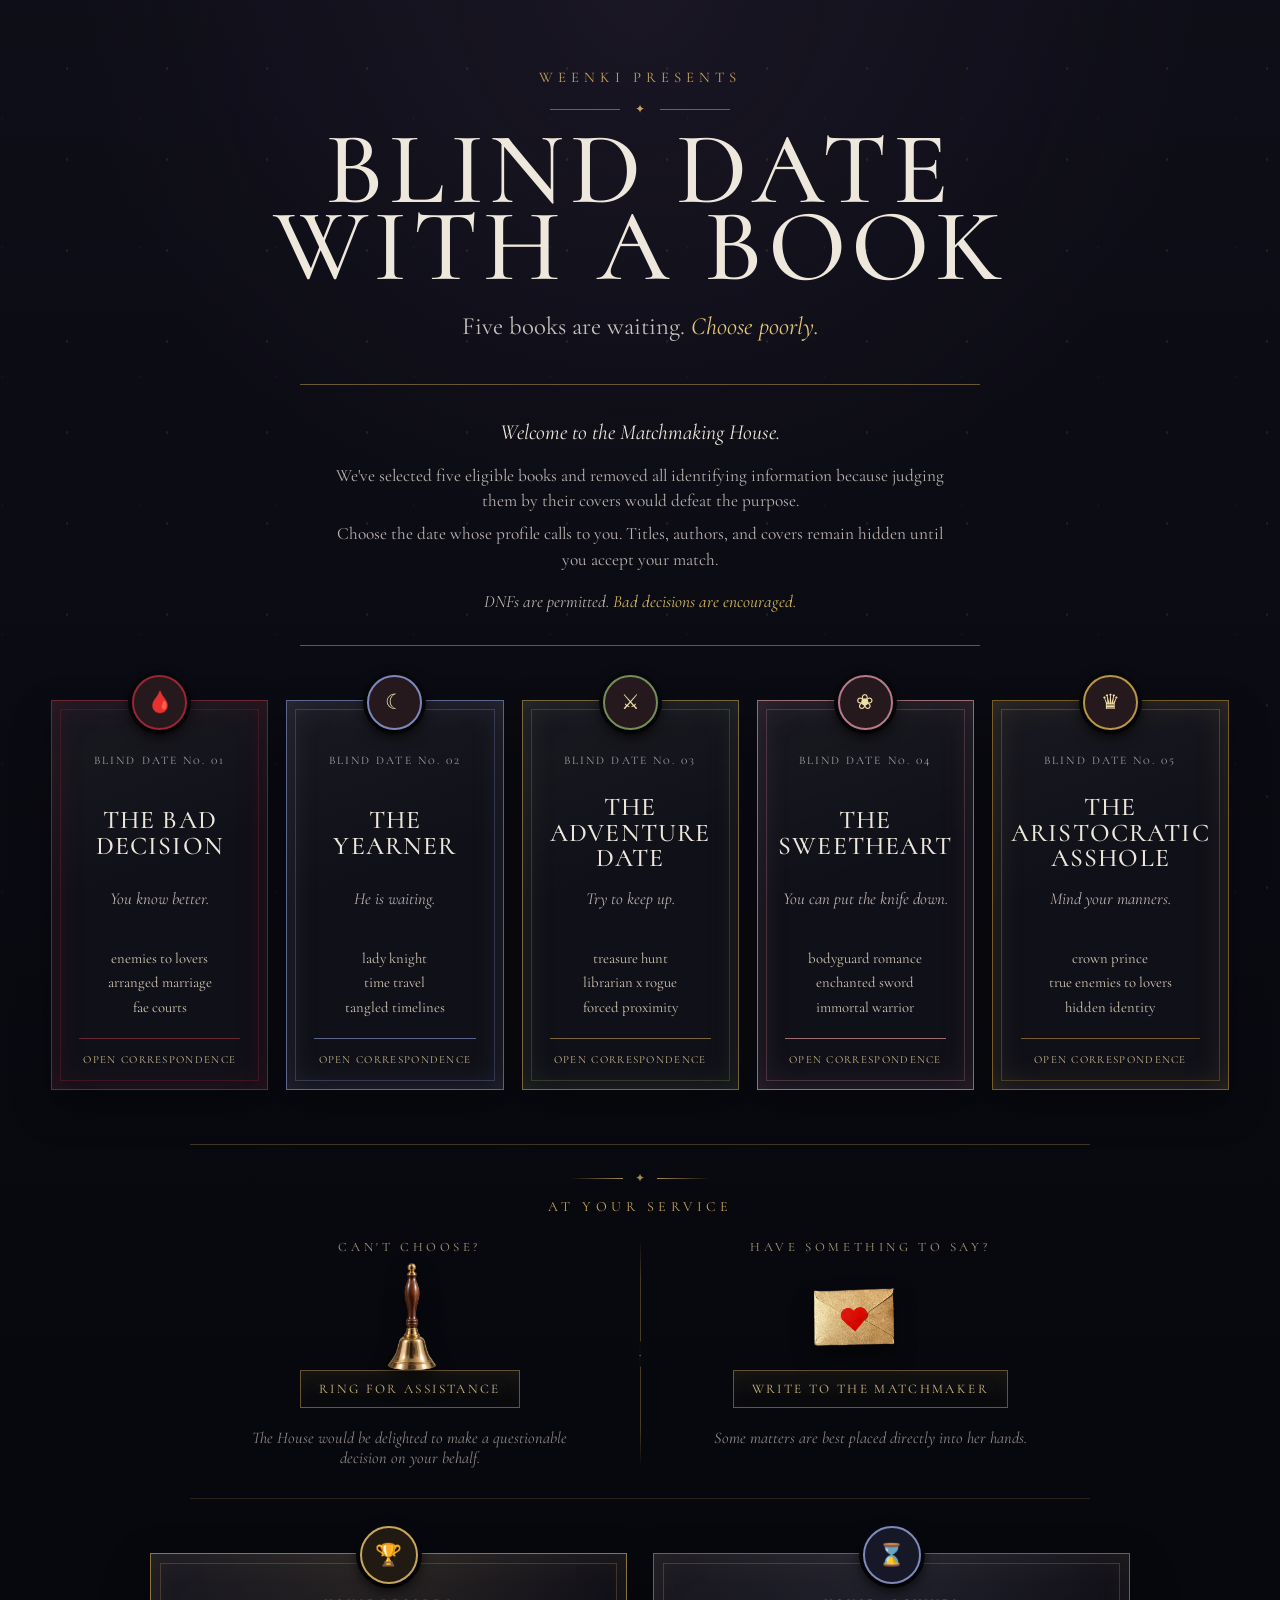
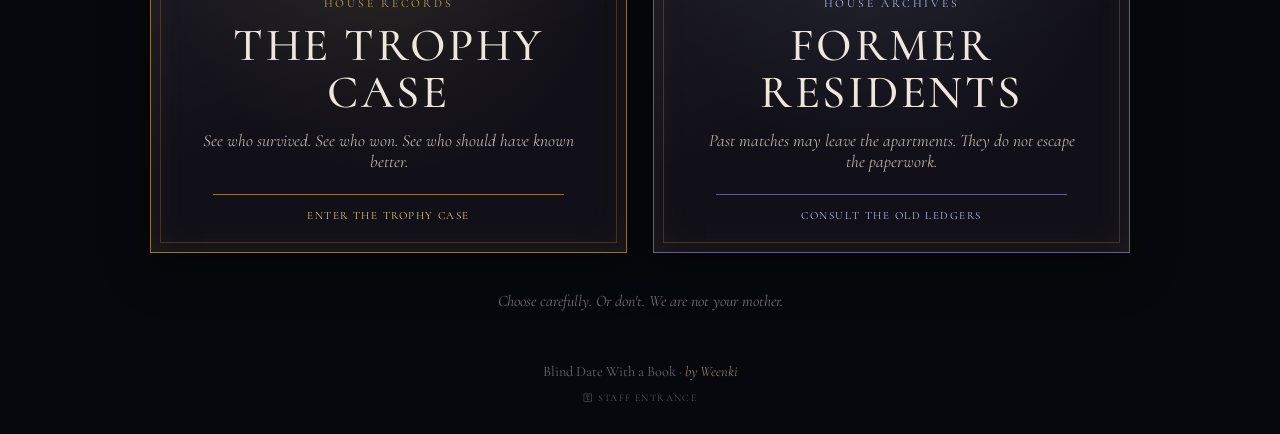
<file: index.html>
<!doctype html><html lang="en"><head><meta charset="utf-8"><meta name="viewport" content="width=device-width,initial-scale=1"><title>Blind Date With a Book · by Weenki</title><link rel="preconnect" href="https://fonts.googleapis.com"><link rel="preconnect" href="https://fonts.gstatic.com" crossorigin><link href="https://fonts.googleapis.com/css2?family=Cormorant+Garamond:ital,wght@0,400;0,500;0,600;1,400;1,500&family=Cormorant+SC:wght@400;500;600;700&display=swap" rel="stylesheet"><link rel="stylesheet" href="style.css?v=whole-word-titles-3"></head><body><div class="stars"></div><main class="house"><header class="hero"><p class="eyebrow">WEENKI PRESENTS</p><div class="ornament"><span></span>✦<span></span></div><h1>BLIND DATE<br>WITH A BOOK</h1><p class="tagline">Five books are waiting. <em>Choose poorly.</em></p></header><section class="invitation"><p class="welcome">Welcome to the Matchmaking House.</p><p>We've selected five eligible books and removed all identifying information because judging them by their covers would defeat the purpose.</p><p>Choose the date whose profile calls to you. Titles, authors, and covers remain hidden until you accept your match.</p><p class="rules">DNFs are permitted. <span>Bad decisions are encouraged.</span></p></section><section class="dates">
<a class="date bad" href="bad-decision/"><span class="seal">🩸</span><span class="number">BLIND DATE No. 01</span><strong>THE BAD<br>DECISION</strong><em>You know better.</em><span class="date-tropes" aria-label="Featured tropes"><span>enemies to lovers</span><span>arranged marriage</span><span>fae courts</span></span><span class="enter">OPEN CORRESPONDENCE</span></a>
<a class="date yearner" href="yearner/"><span class="seal">☾</span><span class="number">BLIND DATE No. 02</span><strong>THE<br>YEARNER</strong><em>He is waiting.</em><span class="date-tropes" aria-label="Featured tropes"><span>lady knight</span><span>time travel</span><span>tangled timelines</span></span><span class="enter">OPEN CORRESPONDENCE</span></a>
<a class="date adventure" href="adventure/"><span class="seal">⚔</span><span class="number">BLIND DATE No. 03</span><strong>THE ADVENTURE<br>DATE</strong><em>Try to keep up.</em><span class="date-tropes" aria-label="Featured tropes"><span>treasure hunt</span><span>librarian x rogue</span><span>forced proximity</span></span><span class="enter">OPEN CORRESPONDENCE</span></a>
<a class="date sweetheart" href="sweetheart/"><span class="seal">❀</span><span class="number">BLIND DATE No. 04</span><strong>THE<br>SWEETHEART</strong><em>You can put the knife down.</em><span class="date-tropes" aria-label="Featured tropes"><span>bodyguard romance</span><span>enchanted sword</span><span>immortal warrior</span></span><span class="enter">OPEN CORRESPONDENCE</span></a>
<a class="date aristocrat" href="aristocrat/"><span class="seal">♛</span><span class="number">BLIND DATE No. 05</span><strong>THE ARISTOCRATIC<br>ASSHOLE</strong><em>Mind your manners.</em><span class="date-tropes" aria-label="Featured tropes"><span>crown prince</span><span>true enemies to lovers</span><span>hidden identity</span></span><span class="enter">OPEN CORRESPONDENCE</span></a>
</section>
<section class="house-assistance" aria-label="At your service">
  <div class="assistance-ornament" aria-hidden="true"><span></span>✦<span></span></div>
  <p class="service-heading">AT YOUR SERVICE</p>
  <div class="service-grid">
    <div class="service-option service-fate">
      <p class="assistance-eyebrow">CAN&apos;T CHOOSE?</p>
      <button class="fate-bell" id="fate-bell" type="button" aria-label="Ring for assistance and let the House choose a random blind date">
        <span class="bell-stage" aria-hidden="true"><img src="fate-bell.png?v=fate-bell-2-1" alt="" class="fate-bell-image"></span>
        <span class="bell-label">RING FOR ASSISTANCE</span>
      </button>
      <p class="assistance-copy" id="assistance-copy" aria-live="polite">The House would be delighted to make a questionable decision on your behalf.</p>
    </div>
    <div class="service-divider" aria-hidden="true"><span>◆</span></div>
    <div class="service-option service-letter">
      <p class="assistance-eyebrow">HAVE SOMETHING TO SAY?</p>
      <button class="matchmaker-letter" id="matchmaker-letter" type="button" aria-haspopup="dialog" aria-controls="matchmaker-letter-modal">
        <span class="letter-stage" aria-hidden="true"><img src="matchmaker-envelope.png?v=1" alt="" class="matchmaker-envelope-image"></span>
        <span class="bell-label">WRITE TO THE MATCHMAKER</span>
      </button>
      <p class="assistance-copy">Some matters are best placed directly into her hands.</p>
    </div>
  </div>
</section>

<div class="letter-modal" id="matchmaker-letter-modal" hidden>
  <div class="letter-backdrop" data-close-letter></div>
  <section class="letter-dialog" role="dialog" aria-modal="true" aria-labelledby="letter-dialog-title">
    <button class="letter-close" type="button" data-close-letter aria-label="Close correspondence">×</button>
    <p class="letter-kicker">PRIVATE CORRESPONDENCE</p>
    <h2 id="letter-dialog-title">A Letter to the Matchmaker</h2>
    <p class="letter-intro">Slip your correspondence beneath her door. It may be read, considered, ignored, treasured, or addressed publicly at the Matchmaker&apos;s discretion. Private replies should not be expected.</p>
    <form id="matchmaker-letter-form">
      <label>HOW SHALL THE MATCHMAKER ADDRESS YOU? <span>OPTIONAL</span><input id="letter-address" name="addressAs" maxlength="80" placeholder="A Resident"></label>
      <label>REGARDING<select id="letter-regarding" name="regarding">
        <option>My Match</option><option>The House</option><option>A Question</option><option>A Confession</option><option>A Complaint</option><option>A Suggestion</option><option>A Matter Best Left Unspecified</option>
      </select></label>
      <label id="letter-appointment-field">WHICH APPOINTMENT?<select id="letter-appointment" name="residentContext">
        <option value="">Choose your appointment…</option>
        <option data-resident-key="bad-decision">The Bad Decision</option><option data-resident-key="yearner">The Yearner</option><option data-resident-key="adventure">The Adventure Date</option><option data-resident-key="sweetheart">The Sweetheart</option><option data-resident-key="aristocrat">The Aristocratic Asshole</option>
      </select></label>
      <label>YOUR LETTER<textarea id="letter-body" name="letter" maxlength="4000" rows="8" required placeholder="Matchmaker,"></textarea></label>
      <div class="letter-form-foot"><span id="letter-count">0 / 4000</span><button id="letter-submit" type="submit">SEAL &amp; DELIVER</button></div>
      <p class="letter-status" id="letter-status" aria-live="polite"></p>
    </form>
  </section>
</div>
<section class="house-records" aria-label="House records">
  <a class="trophy-card" href="awards/">
    <span class="trophy-seal">🏆</span>
    <span class="trophy-eyebrow">HOUSE RECORDS</span>
    <strong>THE TROPHY CASE</strong>
    <em>See who survived. See who won. See who should have known better.</em>
    <span class="trophy-enter">ENTER THE TROPHY CASE</span>
  </a>
  <a class="trophy-card former-card" href="former-residents/">
    <span class="trophy-seal">⌛</span>
    <span class="trophy-eyebrow">HOUSE ARCHIVES</span>
    <strong>FORMER RESIDENTS</strong>
    <em>Past matches may leave the apartments. They do not escape the paperwork.</em>
    <span class="trophy-enter">CONSULT THE OLD LEDGERS</span>
  </a>
</section>
<p class="fine-print">Choose carefully. Or don't. We are not your mother.</p></main><footer>Blind Date With a Book · <span>by Weenki</span><a class="staff-entrance" href="back-office/">⚿ STAFF ENTRANCE</a></footer><script src="parlor-tropes.js?v=whole-word-titles-3"></script><script src="script.js?v=matchmaker-letter-1"></script><script src="traffic.js?v=1"></script></body></html>
</file>
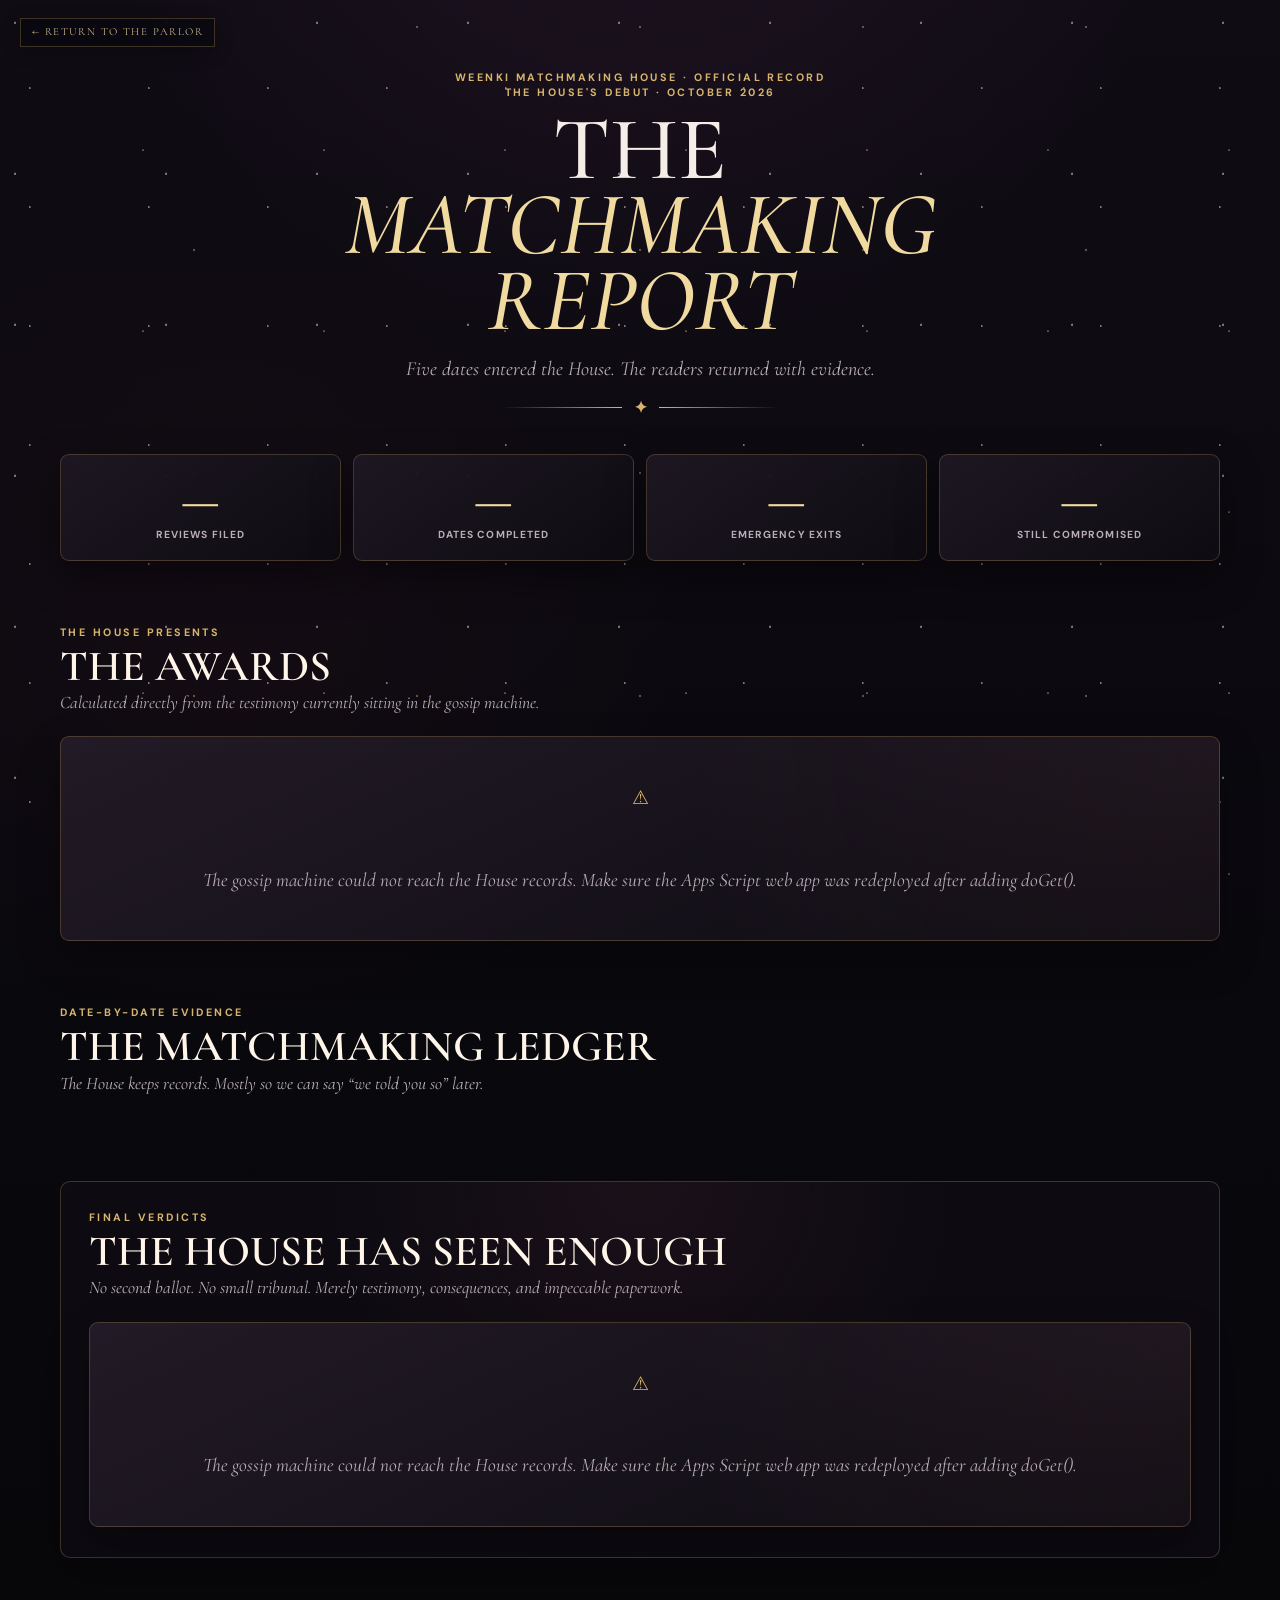
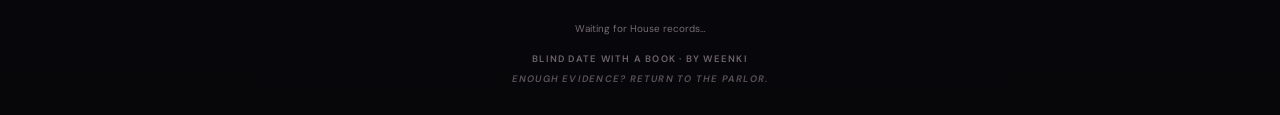
<file: awards/index.html>
<!doctype html>
<html lang="en">
<head>
  <meta charset="utf-8">
  <meta name="viewport" content="width=device-width, initial-scale=1">
  <meta name="theme-color" content="#0b0910">
  <link rel="icon" href="../favicon.svg" type="image/svg+xml">
  <title>The Matchmaking Report · Weenki</title>
  <link rel="stylesheet" href="style.css?v=awards-parlor-exit-v1">
</head>

<body>
  <a class="parlor-return" href="../" aria-label="Return to the Parlor">← RETURN TO THE PARLOR</a>
  <div class="stars" aria-hidden="true"></div>

  <main class="page-shell">

    <header class="hero">
      <p class="overline">WEENKI MATCHMAKING HOUSE · OFFICIAL RECORD</p>
      <p class="overline" id="eventHeading">THE HOUSE&apos;S DEBUT · OCTOBER 2026</p>

      <h1>
        THE
        <span>MATCHMAKING REPORT</span>
      </h1>

      <p class="hero-copy">
        Five dates entered the House.
        The readers returned with evidence.
      </p>

      <div class="ornament" aria-hidden="true">
        <i></i><b>✦</b><i></i>
      </div>
    </header>


    <section class="totals" aria-label="House totals">
      <article>
        <strong id="totalReviews">—</strong>
        <span>Reviews Filed</span>
      </article>

      <article>
        <strong id="totalFinished">—</strong>
        <span>Dates Completed</span>
      </article>

      <article>
        <strong id="totalDnf">—</strong>
        <span>Emergency Exits</span>
      </article>

      <article>
        <strong id="totalCurrent">—</strong>
        <span>Still Compromised</span>
      </article>
    </section>


    <section class="section awards-section">
      <p class="section-kicker">THE HOUSE PRESENTS</p>
      <h2>THE AWARDS</h2>
      <p class="section-intro">
        Calculated directly from the testimony currently sitting in the gossip machine.
      </p>

      <div class="award-grid" id="awardGrid">
        <article class="loading-card">
          <span>✦</span>
          Consulting the celestial spreadsheet…
        </article>
      </div>
    </section>


    <section class="section">
      <p class="section-kicker">DATE-BY-DATE EVIDENCE</p>
      <h2>THE MATCHMAKING LEDGER</h2>
      <p class="section-intro">
        The House keeps records. Mostly so we can say “we told you so” later.
      </p>

      <div class="date-grid" id="dateGrid"></div>
    </section>


    <section class="section ceremony">
      <p class="section-kicker">FINAL VERDICTS</p>
      <h2>THE HOUSE HAS SEEN ENOUGH</h2>

      <p class="section-intro">
        No second ballot. No small tribunal. Merely testimony, consequences, and impeccable paperwork.
      </p>

      <div class="award-grid verdict-grid" id="verdictGrid">
        <article class="loading-card"><span>✦</span>Calculating the final consequences…</article>
      </div>
    </section>


    <p class="last-updated" id="lastUpdated">
      Waiting for House records…
    </p>

    <footer>
      Blind Date With a Book · by Weenki
      <a class="parlor-footer-link" href="../">Enough evidence? Return to the Parlor.</a>
    </footer>

  </main>
  <script src="../house-data.js?v=back-office-v1"></script>

  <script src="script.js?v=awards-back-office-v1"></script>
<script src="../traffic.js?v=1"></script></body>
</html>
</file>
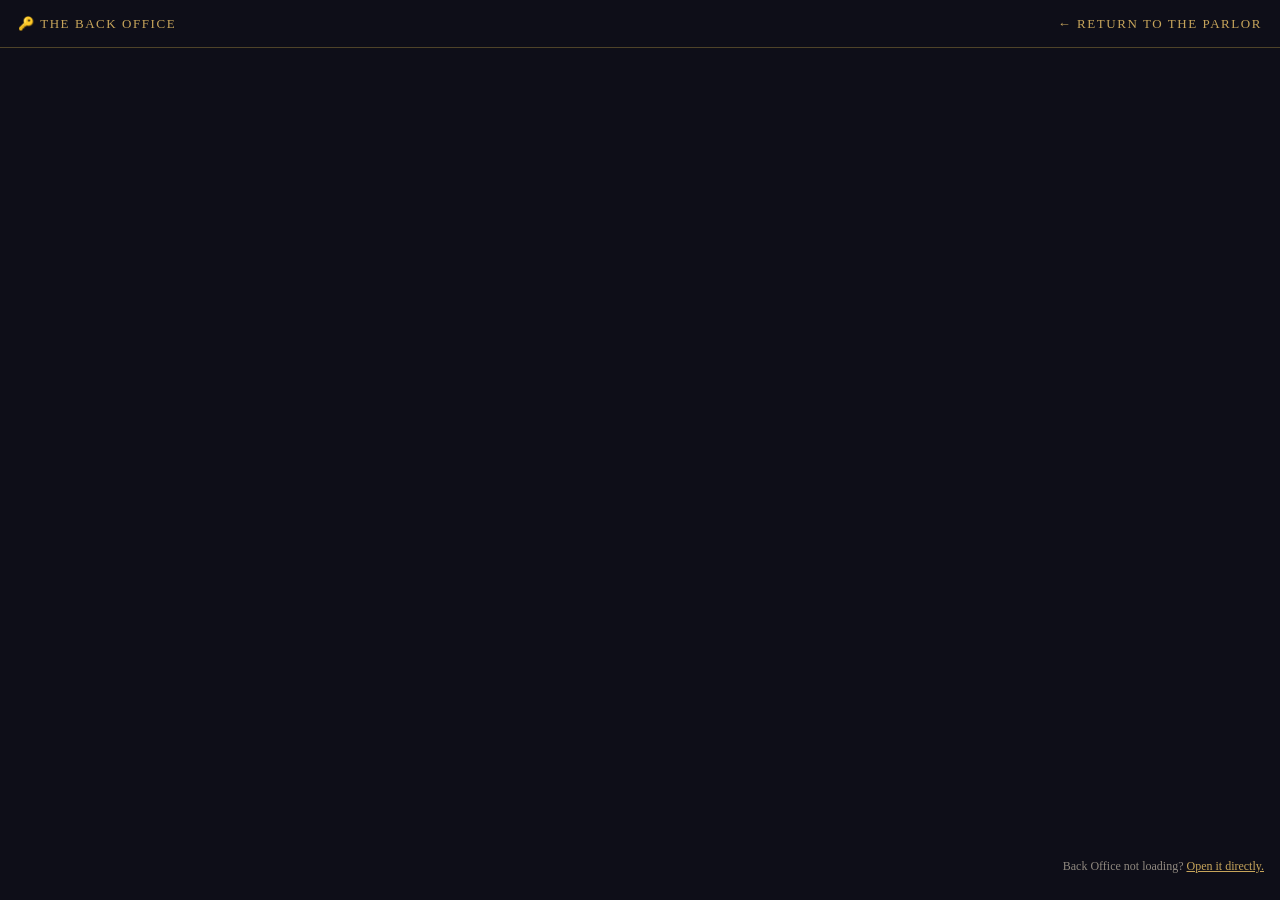
<file: back-office/index.html>
<!doctype html>
<html lang="en">
<head>
  <meta charset="utf-8">
  <meta name="viewport" content="width=device-width,initial-scale=1">
  <meta name="robots" content="noindex,nofollow,noarchive">
  <link rel="icon" href="../favicon.svg" type="image/svg+xml">
  <title>The Back Office · Weenki Matchmaking House</title>
  <style>
    *{box-sizing:border-box}
    html,body{margin:0;min-height:100%;background:#080910;color:#eee7dc}
    body{font-family:Georgia,serif}
    .bar{height:48px;display:flex;align-items:center;justify-content:space-between;padding:0 18px;
      border-bottom:1px solid #4e4329;background:#0e0e18;color:#c7a55b;font-size:13px;letter-spacing:.12em}
    .bar a{color:#c7a55b;text-decoration:none}
    iframe{display:block;width:100%;height:calc(100vh - 48px);border:0;background:#0e0e18}
    .fallback{position:fixed;right:16px;bottom:14px;font-size:12px;color:#8f887f}
    .fallback a{color:#c7a55b}
  </style>
</head>
<body>
  <div class="bar">
    <span>🔑 THE BACK OFFICE</span>
    <a href="../">← RETURN TO THE PARLOR</a>
  </div>
  <iframe
    title="Weenki Back Office"
    src="https://script.google.com/macros/s/AKfycby0K3Yqbjhtd8sxIpC451GUl2ZII3TcIGLdF2e7UifOAJF7YPXDQTMETQD76-PKIGlp/exec?admin=1"
    referrerpolicy="no-referrer"
    allow="clipboard-write">
  </iframe>
  <p class="fallback">Back Office not loading? <a href="https://script.google.com/macros/s/AKfycby0K3Yqbjhtd8sxIpC451GUl2ZII3TcIGLdF2e7UifOAJF7YPXDQTMETQD76-PKIGlp/exec?admin=1" target="_blank" rel="noopener noreferrer">Open it directly.</a></p>
</body>
</html>
</file>
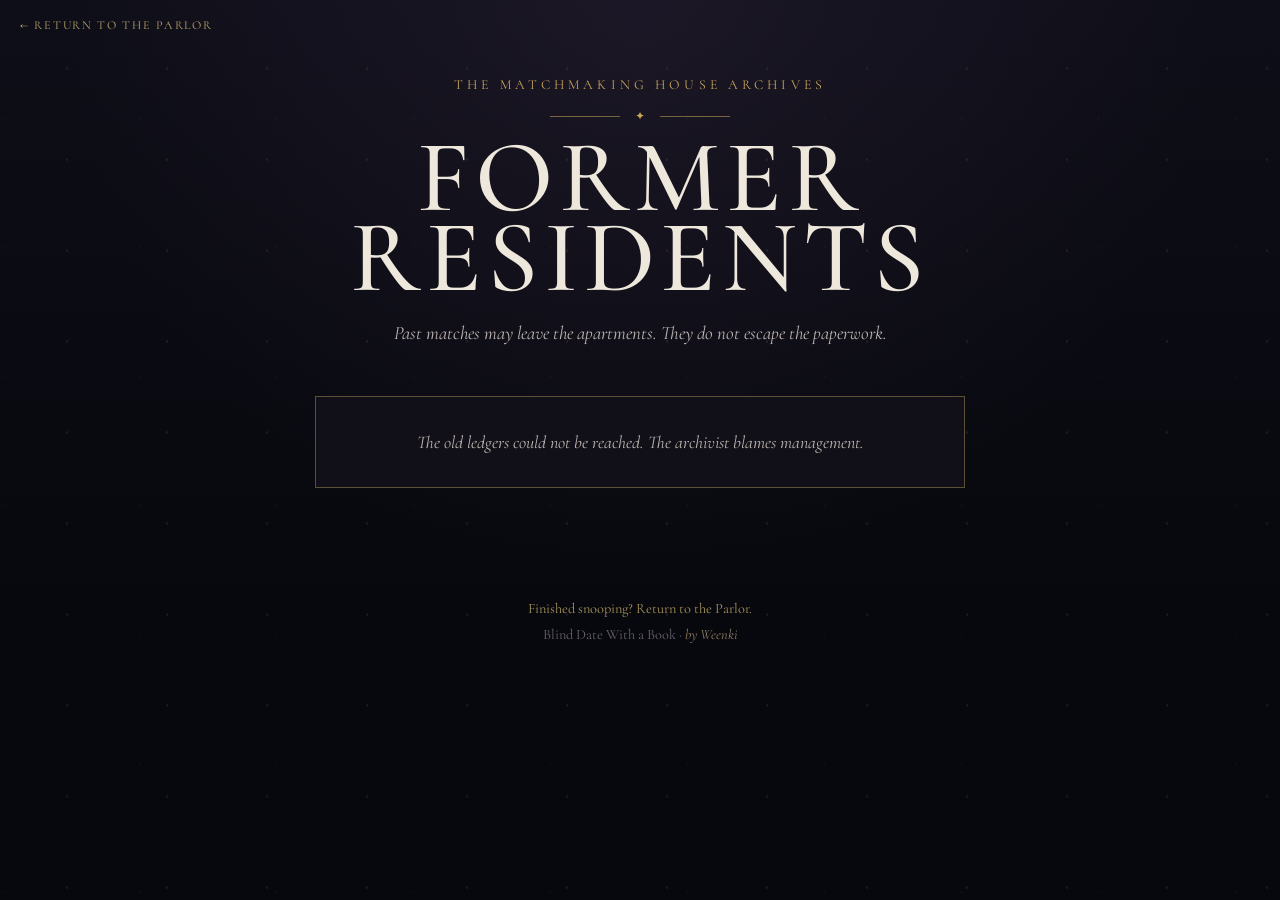
<file: former-residents/index.html>
<!doctype html>
<html lang="en">
<head>
  <meta charset="utf-8">
  <meta name="viewport" content="width=device-width,initial-scale=1">
  <link rel="icon" href="../favicon.svg" type="image/svg+xml">
  <title>Former Residents · Weenki Matchmaking House</title>
  <link rel="preconnect" href="https://fonts.googleapis.com">
  <link rel="preconnect" href="https://fonts.gstatic.com" crossorigin>
  <link href="https://fonts.googleapis.com/css2?family=Cormorant+Garamond:ital,wght@0,400;0,500;0,600;1,400&family=Cormorant+SC:wght@400;500;600;700&display=swap" rel="stylesheet">
  <link rel="stylesheet" href="style.css?v=former-residents-v1">
</head>
<body>
  <div class="stars" aria-hidden="true"></div>
  <a class="parlor-return" href="../">← RETURN TO THE PARLOR</a>
  <main>
    <header class="hero">
      <p class="eyebrow">THE MATCHMAKING HOUSE ARCHIVES</p>
      <div class="ornament"><span></span>✦<span></span></div>
      <h1>FORMER<br>RESIDENTS</h1>
      <p>Past matches may leave the apartments. They do not escape the paperwork.</p>
    </header>
    <section id="archive" class="archive" aria-live="polite">
      <div class="loading">The archivist is locating the old ledgers…</div>
    </section>
  </main>
  <footer><a href="../">Finished snooping? Return to the Parlor.</a><br>Blind Date With a Book · <span>by Weenki</span></footer>
  <script src="../house-data.js?v=former-residents-v1"></script>
  <script src="script.js?v=former-residents-v1"></script>
<script src="../traffic.js?v=1"></script></body>
</html>
</file>
<file: style.css>
*{box-sizing:border-box}:root{--ink:#eee7dc;--gold:#c7a55b;--bg:#080910}html{background:var(--bg)}body{margin:0;min-height:100vh;color:var(--ink);font-family:"Cormorant Garamond",Georgia,serif;background:radial-gradient(circle at 50% 0%,rgba(89,65,100,.16),transparent 35rem),linear-gradient(#0e0e18,#07080d 70%)}.stars{position:fixed;inset:0;pointer-events:none;background-image:radial-gradient(circle,rgba(222,205,170,.34) 1px,transparent 1.4px),radial-gradient(circle,rgba(255,255,255,.15) .8px,transparent 1.2px);background-size:100px 91px,137px 129px;background-position:17px 23px,71px 54px;opacity:.3}.house{position:relative;width:min(1180px,92vw);margin:auto;padding:68px 0 34px}.hero{text-align:center}.eyebrow{margin:0;font-family:"Cormorant SC";font-size:.92rem;letter-spacing:.34em;color:var(--gold)}.ornament{display:flex;align-items:center;justify-content:center;gap:15px;color:var(--gold);margin:16px auto 14px;font-size:.72rem}.ornament span{height:1px;width:70px;background:var(--gold);opacity:.55}h1{font-family:"Cormorant SC";font-weight:500;letter-spacing:.055em;font-size:clamp(3.2rem,8vw,6.8rem);line-height:.75;margin:15px 0 26px}.tagline{font-size:clamp(1.25rem,2vw,1.55rem);color:#c7c0bc;margin:0}.tagline em{color:#e2c778}.invitation{width:min(680px,94%);margin:43px auto 54px;text-align:center;padding:23px 30px;border-top:1px solid #695932;border-bottom:1px solid #695932;font-size:1.08rem;line-height:1.48;color:#bbb3af}.invitation p{margin:.42em 0}.invitation .welcome{font-size:1.35rem;color:#eee7dc;font-style:italic;margin-bottom:.65em}.rules{margin-top:1em!important;font-style:italic}.rules span{color:#d5b75e}.dates{display:grid;grid-template-columns:repeat(5,1fr);gap:18px;align-items:stretch}.date{--accent:#9b2436;--edge:#6b2830;position:relative;min-height:330px;padding:52px 18px 23px;display:flex;flex-direction:column;align-items:center;text-align:center;color:var(--ink);text-decoration:none;border:1px solid var(--edge);background:linear-gradient(160deg,rgba(255,255,255,.04),transparent 45%),#101018;box-shadow:0 17px 35px rgba(0,0,0,.35),inset 0 0 32px color-mix(in srgb,var(--accent) 18%,transparent);transition:.25s}.date:before{content:"";position:absolute;inset:8px;border:1px solid color-mix(in srgb,var(--accent) 30%,transparent);pointer-events:none}.date:hover,.date:focus-visible{transform:translateY(-8px);border-color:var(--accent);box-shadow:0 22px 50px #000,0 0 26px color-mix(in srgb,var(--accent) 25%,transparent);outline:none}.seal{position:absolute;top:-26px;width:55px;height:55px;border-radius:50%;display:grid;place-items:center;font-size:1.3rem;color:#f1dfaa;background:#25191d;border:2px solid var(--accent);box-shadow:0 5px 15px #000,0 0 0 4px #090a10}.number{font-family:"Cormorant SC";letter-spacing:.18em;font-size:.72rem;color:#aaa2a0;margin-bottom:27px}.date strong{font-family:"Cormorant SC";font-weight:500;letter-spacing:.045em;font-size:clamp(1.45rem,2vw,1.9rem);line-height:.92;min-height:74px;display:grid;place-items:center}.date em{font-size:1.05rem;color:#bbb1ad;margin:17px 0 auto}.enter{margin-top:25px;padding-top:14px;width:90%;border-top:1px solid var(--edge);font-family:"Cormorant SC";letter-spacing:.12em;font-size:.68rem;color:#cdbb8d}.yearner{--accent:#7e88b9;--edge:#5d668d}.adventure{--accent:#758e58;--edge:#79663d}.sweetheart{--accent:#b77988;--edge:#9a6d72}.aristocrat{--accent:#b99546;--edge:#775c29}.fine-print{text-align:center;margin:38px 0 0;color:#777074;font-style:italic}footer{position:relative;text-align:center;padding:18px 20px 30px;color:#69636a;font-size:.9rem}footer span{color:#8e7a62;font-style:italic}@media(max-width:1050px){.dates{grid-template-columns:repeat(2,1fr);max-width:760px;margin:auto}.date:last-child{grid-column:1/-1;width:calc(50% - 9px);justify-self:center}}@media(max-width:620px){.house{padding-top:48px}h1{line-height:.82}.invitation{padding:20px 8px;margin-bottom:50px}.dates{grid-template-columns:1fr;gap:42px;width:min(390px,94%);margin:auto}.date,.date:last-child{grid-column:auto;width:100%;min-height:295px}}

/* Trophy Case / House Records — intentionally separate from the five date cards */
.house-records{
  width:min(980px,94%);
  margin:54px auto 0;
  display:grid;
  grid-template-columns:repeat(2,minmax(0,1fr));
  gap:26px;
}

.trophy-card{
  position:relative;
  min-height:210px;
  padding:42px 34px 30px;
  display:flex;
  flex-direction:column;
  align-items:center;
  justify-content:center;
  text-align:center;
  color:var(--ink);
  text-decoration:none;
  border:1px solid #8f743d;
  background:
    linear-gradient(160deg,rgba(255,255,255,.045),transparent 48%),
    radial-gradient(circle at 50% 0%,rgba(199,165,91,.10),transparent 58%),
    #111018;
  box-shadow:
    0 18px 40px rgba(0,0,0,.38),
    inset 0 0 36px rgba(199,165,91,.08);
  transition:.25s;
}

.trophy-card:before{
  content:"";
  position:absolute;
  inset:9px;
  border:1px solid rgba(199,165,91,.24);
  pointer-events:none;
}

.trophy-card:hover,
.trophy-card:focus-visible{
  transform:translateY(-6px);
  border-color:var(--gold);
  box-shadow:
    0 24px 54px #000,
    0 0 28px rgba(199,165,91,.20),
    inset 0 0 36px rgba(199,165,91,.10);
  outline:none;
}

.trophy-seal{
  position:absolute;
  top:-28px;
  width:58px;
  height:58px;
  border-radius:50%;
  display:grid;
  place-items:center;
  font-size:1.35rem;
  background:#211a12;
  border:2px solid var(--gold);
  box-shadow:0 5px 15px #000,0 0 0 4px #090a10;
}

.trophy-eyebrow{
  margin-bottom:12px;
  font-family:"Cormorant SC";
  font-size:.72rem;
  letter-spacing:.24em;
  color:var(--gold);
}

.trophy-card strong{
  font-family:"Cormorant SC";
  font-weight:500;
  letter-spacing:.055em;
  font-size:clamp(1.9rem,4vw,2.9rem);
  line-height:1;
}

.trophy-card em{
  width:min(540px,92%);
  margin:15px auto 0;
  color:#bbb1ad;
  font-size:1.08rem;
}

.trophy-enter{
  width:min(390px,86%);
  margin-top:22px;
  padding-top:14px;
  border-top:1px solid #8f743d;
  font-family:"Cormorant SC";
  letter-spacing:.13em;
  font-size:.69rem;
  color:#dfc986;
}

.former-card{border-color:#665b81;background:linear-gradient(160deg,rgba(255,255,255,.045),transparent 48%),radial-gradient(circle at 50% 0%,rgba(126,136,185,.11),transparent 58%),#111018}
.former-card .trophy-seal{border-color:#7e88b9;background:#171827}
.former-card .trophy-eyebrow,.former-card .trophy-enter{color:#b7bfe5}
.former-card .trophy-enter{border-color:#665b81}

@media(max-width:620px){
  .house-records{
    width:min(390px,94%);
    margin-top:52px;
    grid-template-columns:1fr;
    gap:48px;
  }

  .trophy-card{
    min-height:230px;
    padding:44px 22px 28px;
  }
}


/* Fate Bell / House Assistance */
.house-assistance{width:min(660px,94%);margin:54px auto 0;text-align:center;position:relative;padding:26px 24px 30px;border-top:1px solid rgba(199,165,91,.28);border-bottom:1px solid rgba(199,165,91,.18)}
.assistance-ornament{display:flex;align-items:center;justify-content:center;gap:12px;color:var(--gold);font-size:.72rem;margin-bottom:13px;opacity:.82}.assistance-ornament span{height:1px;width:54px;background:linear-gradient(90deg,transparent,var(--gold))}.assistance-ornament span:last-child{background:linear-gradient(90deg,var(--gold),transparent)}
.assistance-eyebrow{font-family:"Cormorant SC";font-size:.8rem;letter-spacing:.28em;color:#a99a7d;margin:0 0 7px}
.fate-bell{appearance:none;border:0;background:none;color:inherit;font:inherit;display:flex;flex-direction:column;align-items:center;margin:0 auto;padding:0 22px 5px;cursor:pointer;position:relative;isolation:isolate}.fate-bell:focus-visible{outline:1px solid var(--gold);outline-offset:9px}
.bell-stage{position:relative;display:block;width:72px;height:108px;margin:0 auto -1px;transform-origin:50% 12%;will-change:transform}.bell-stage:after{content:"";position:absolute;left:16%;right:16%;bottom:3%;height:10px;border-radius:50%;background:rgba(0,0,0,.42);filter:blur(6px);z-index:-1}
.fate-bell-image{display:block;width:100%;height:100%;object-fit:contain;filter:drop-shadow(0 11px 10px rgba(0,0,0,.5));transition:filter .22s ease}
.bell-label{font-family:"Cormorant SC";font-size:.82rem;letter-spacing:.18em;color:#d4bd82;border:1px solid rgba(199,165,91,.48);padding:10px 18px;min-width:220px;background:linear-gradient(180deg,rgba(199,165,91,.07),rgba(0,0,0,.06));box-shadow:inset 0 0 18px rgba(199,165,91,.035);transition:border-color .2s,box-shadow .2s,color .2s}
.assistance-copy{font-style:italic;color:#8f8784;font-size:1.02rem;margin:15px auto 0;max-width:500px;min-height:1.35em;transition:color .2s}
.fate-bell:hover .bell-stage,.fate-bell:focus-visible .bell-stage{animation:bell-hover .55s ease-in-out}.fate-bell:hover .fate-bell-image,.fate-bell:focus-visible .fate-bell-image{filter:drop-shadow(0 11px 10px rgba(0,0,0,.5)) brightness(1.045)}.fate-bell:hover .bell-label,.fate-bell:focus-visible .bell-label{border-color:#b9974e;color:#ead59e;box-shadow:0 0 18px rgba(199,165,91,.10),inset 0 0 18px rgba(199,165,91,.05)}
.fate-bell.is-ringing .bell-stage{animation:bell-ring .82s cubic-bezier(.36,.07,.19,.97)}.fate-bell.is-ringing{pointer-events:none}.house-assistance.is-decided .assistance-copy{color:#c9b27b}
@keyframes bell-hover{0%,100%{transform:rotate(0)}30%{transform:rotate(-2deg)}65%{transform:rotate(1.5deg)}}
@keyframes bell-ring{0%{transform:rotate(0)}12%{transform:rotate(-12deg)}25%{transform:rotate(10deg)}39%{transform:rotate(-8deg)}53%{transform:rotate(6deg)}67%{transform:rotate(-4deg)}80%{transform:rotate(2deg)}100%{transform:rotate(0)}}
@media(max-width:620px){.house-assistance{margin-top:52px;padding-inline:10px}.bell-stage{width:64px;height:96px}.bell-label{min-width:205px;font-size:.76rem}}
@media(prefers-reduced-motion:reduce){.fate-bell:hover .bell-stage,.fate-bell:focus-visible .bell-stage,.fate-bell.is-ringing .bell-stage{animation:none}.fate-bell-image,.bell-label,.assistance-copy{transition:none}}
footer .staff-entrance{display:block;width:max-content;margin:12px auto 0;color:#57515c;text-decoration:none;font-family:"Cormorant SC";font-size:.62rem;letter-spacing:.14em;transition:color .18s}footer .staff-entrance:hover,footer .staff-entrance:focus-visible{color:#bda86d;outline:none}


/* At Your Service / Matchmaker correspondence */
.house-assistance{width:min(900px,94%)}
.service-heading{margin:0 0 24px;text-align:center;font-family:"Cormorant SC";font-size:.88rem;letter-spacing:.32em;color:var(--gold)}
.service-grid{display:grid;grid-template-columns:minmax(0,1fr) 1px minmax(0,1fr);gap:34px;align-items:stretch}
.service-option{display:flex;flex-direction:column;align-items:center;justify-content:flex-start;min-width:0}
.service-divider{position:relative;background:linear-gradient(transparent,rgba(199,165,91,.34) 18%,rgba(199,165,91,.34) 82%,transparent)}
.service-divider span{position:absolute;left:50%;top:50%;transform:translate(-50%,-50%);font-size:.46rem;color:#8f7848;background:#0b0b12;padding:8px 0}
.service-option .assistance-eyebrow{margin-bottom:8px}
.service-option .assistance-copy{max-width:330px}
.matchmaker-letter{appearance:none;border:0;background:none;color:inherit;font:inherit;display:flex;flex-direction:column;align-items:center;margin:0 auto;padding:0 22px 5px;cursor:pointer}
.matchmaker-letter:focus-visible{outline:1px solid var(--gold);outline-offset:9px}
.letter-stage{display:grid;place-items:center;width:122px;height:108px;margin:0 auto -1px}
.matchmaker-envelope-image{display:block;width:175px;height:auto;filter:drop-shadow(0 11px 10px rgba(0,0,0,.5));transition:transform .22s ease,filter .22s ease}
.matchmaker-letter:hover .matchmaker-envelope-image,.matchmaker-letter:focus-visible .matchmaker-envelope-image{transform:translateY(-3px) rotate(-1deg);filter:drop-shadow(0 13px 12px rgba(0,0,0,.55)) brightness(1.045)}
.matchmaker-letter:hover .bell-label,.matchmaker-letter:focus-visible .bell-label{border-color:#b9974e;color:#ead59e;box-shadow:0 0 18px rgba(199,165,91,.10),inset 0 0 18px rgba(199,165,91,.05)}
.letter-modal[hidden]{display:none}.letter-modal{position:fixed;inset:0;z-index:1000;display:grid;place-items:center;padding:22px}.letter-backdrop{position:absolute;inset:0;background:rgba(3,3,7,.82);backdrop-filter:blur(5px)}
.letter-dialog{position:relative;width:min(650px,96vw);max-height:90vh;overflow:auto;padding:38px 42px 34px;color:var(--ink);border:1px solid #8f743d;background:linear-gradient(160deg,rgba(255,255,255,.035),transparent 45%),#111018;box-shadow:0 30px 80px #000,inset 0 0 45px rgba(199,165,91,.06)}
.letter-dialog:before{content:"";position:absolute;inset:9px;border:1px solid rgba(199,165,91,.20);pointer-events:none}.letter-close{position:absolute;right:18px;top:13px;border:0;background:none;color:#8e837a;font:1.6rem Georgia,serif;cursor:pointer}.letter-close:hover{color:#e1c982}
.letter-kicker{margin:0;text-align:center;font-family:"Cormorant SC";font-size:.7rem;letter-spacing:.28em;color:var(--gold)}.letter-dialog h2{text-align:center;font-family:"Cormorant SC";font-weight:500;font-size:2rem;letter-spacing:.04em;margin:8px 0 12px}.letter-intro{max-width:530px;margin:0 auto 24px;text-align:center;color:#a79f9b;font-style:italic;line-height:1.45}
#matchmaker-letter-form{position:relative;z-index:1;display:grid;gap:16px}#matchmaker-letter-form label{display:grid;gap:7px;font-family:"Cormorant SC";font-size:.72rem;letter-spacing:.13em;color:#cbb984}#matchmaker-letter-form label span{font-size:.58rem;color:#756e6d;margin-left:6px}
#matchmaker-letter-form input,#matchmaker-letter-form select,#matchmaker-letter-form textarea{width:100%;border:1px solid #4f4634;background:#0a0a10;color:#e8e0d5;padding:11px 12px;font:1rem "Cormorant Garamond",Georgia,serif;letter-spacing:0;outline:none}#matchmaker-letter-form textarea{resize:vertical;min-height:150px}#matchmaker-letter-form input:focus,#matchmaker-letter-form select:focus,#matchmaker-letter-form textarea:focus{border-color:#9d8248;box-shadow:0 0 0 1px rgba(199,165,91,.12)}
.letter-form-foot{display:flex;align-items:center;justify-content:space-between;gap:18px}.letter-form-foot>span{color:#777074;font-size:.82rem}.letter-form-foot button{border:1px solid #9d8248;background:linear-gradient(180deg,rgba(199,165,91,.13),rgba(199,165,91,.04));color:#e1cb91;padding:11px 20px;font-family:"Cormorant SC";letter-spacing:.13em;cursor:pointer}.letter-form-foot button:hover,.letter-form-foot button:focus-visible{border-color:#d0ae61;color:#f0dda9;outline:none}.letter-form-foot button:disabled{opacity:.5;cursor:wait}.letter-status{min-height:1.3em;margin:0;text-align:center;color:#c9b27b;font-style:italic}
body.letter-open{overflow:hidden}
@media(max-width:620px){.house-assistance{width:min(390px,94%)}.service-grid{grid-template-columns:1fr;gap:30px}.service-divider{height:1px;width:70%;margin:auto;background:linear-gradient(90deg,transparent,rgba(199,165,91,.34),transparent)}.service-divider span{left:50%;top:50%;padding:0 8px}.letter-dialog{padding:34px 22px 28px}.letter-form-foot{align-items:flex-end;flex-direction:column}.letter-form-foot button{width:100%}}

#matchmaker-letter-form label[hidden]{display:none}

/* Three published clues; keep book identities behind the apartment doors. */
.date{min-height:390px}
.date em{margin-bottom:18px}
.date-tropes{display:flex;flex-direction:column;gap:6px;width:100%;margin-top:auto;color:#d2c6b3;font-size:.92rem;line-height:1.25}
.date-tropes>span{display:block;overflow-wrap:anywhere}
.date .enter{margin-top:22px}
@media(max-width:600px){.date{min-height:365px}.date-tropes{font-size:.95rem}}

/* Public date titles can vary in length; wrap within each existing card. */
.date strong{overflow-wrap:normal;word-break:normal;max-width:none;min-height:74px}

/* Keep complete words together and size long names to their cards. */
.date strong{display:flex;align-items:center;justify-content:center;width:100%;min-height:3em;line-height:1;overflow-wrap:normal;word-break:normal}
.date-title-lines{display:block;width:100%;text-align:center}
.date-title-word{display:inline-block;white-space:nowrap;overflow-wrap:normal;word-break:normal}
</file>
<file: awards/style.css>
@import url('https://fonts.googleapis.com/css2?family=Cinzel:wght@500;600;700&family=Cormorant+Garamond:ital,wght@0,500;0,600;0,700;1,500;1,600&family=DM+Sans:wght@400;500;600;700&display=swap');

:root{
  --bg:#09080d;
  --panel:#141018;
  --panel-2:#1b151f;
  --ink:#f5eee8;
  --muted:#b9aeb7;
  --dim:#877a84;
  --gold:#d7b56c;
  --gold-soft:#f0daa0;
  --line:rgba(215,181,108,.24);
  --ruby:#8c243c;
  --shadow:rgba(0,0,0,.42);
}

*{box-sizing:border-box}

html{min-height:100%;background:var(--bg)}

body{
  margin:0;
  min-height:100vh;
  color:var(--ink);
  font-family:"DM Sans",sans-serif;
  background:
    radial-gradient(circle at 50% -10%,rgba(91,47,91,.19),transparent 34rem),
    radial-gradient(circle at 18% 36%,rgba(110,36,59,.08),transparent 28rem),
    linear-gradient(180deg,#100c14 0%,#09080d 60%,#07070a 100%);
}

.stars{
  position:fixed;
  inset:0;
  z-index:0;
  pointer-events:none;
  opacity:.44;
  background-image:
    radial-gradient(circle at 10% 15%,#fff 0 1px,transparent 1.35px),
    radial-gradient(circle at 87% 12%,var(--gold) 0 .9px,transparent 1.4px),
    radial-gradient(circle at 25% 74%,#fff 0 .7px,transparent 1.2px),
    radial-gradient(circle at 79% 83%,var(--gold) 0 .75px,transparent 1.2px);
  background-size:151px 151px,223px 223px,119px 119px,181px 181px;
}

.page-shell{
  position:relative;
  z-index:1;
  width:min(1160px,94vw);
  margin:0 auto;
  padding:70px 0 30px;
}

.hero{
  max-width:880px;
  margin:0 auto 36px;
  text-align:center;
}

.overline,
.section-kicker{
  margin:0;
  color:var(--gold);
  font-size:.67rem;
  line-height:1.4;
  font-weight:700;
  letter-spacing:.23em;
  text-transform:uppercase;
}

h1,h2,h3{
  font-family:"Cormorant Garamond",serif;
}

h1{
  margin:12px 0 0;
  font-size:clamp(2.7rem,7vw,5.8rem);
  line-height:.84;
  font-weight:500;
}

h1 span{
  display:block;
  color:var(--gold-soft);
  font-style:italic;
}

.hero-copy{
  width:min(600px,90%);
  margin:19px auto 16px;
  color:var(--muted);
  font-family:"Cormorant Garamond",serif;
  font-size:1.25rem;
  font-style:italic;
}

.ornament{
  display:flex;
  align-items:center;
  justify-content:center;
  gap:12px;
  color:var(--gold);
}

.ornament i{
  display:block;
  width:120px;
  height:1px;
  background:linear-gradient(90deg,transparent,var(--gold));
}

.ornament i:last-child{
  background:linear-gradient(90deg,var(--gold),transparent);
}

.totals{
  display:grid;
  grid-template-columns:repeat(4,1fr);
  gap:12px;
  margin:34px 0 62px;
}

.totals article{
  padding:21px 12px 19px;
  text-align:center;
  border:1px solid var(--line);
  border-radius:9px;
  background:
    linear-gradient(145deg,rgba(31,24,35,.94),rgba(14,12,18,.98));
  box-shadow:0 17px 40px var(--shadow);
}

.totals strong{
  display:block;
  color:var(--gold-soft);
  font-family:"Cormorant Garamond",serif;
  font-size:2.9rem;
  line-height:1;
  font-weight:600;
}

.totals span{
  display:block;
  margin-top:6px;
  color:var(--muted);
  font-size:.64rem;
  font-weight:700;
  letter-spacing:.11em;
  text-transform:uppercase;
}

.section{
  margin:64px 0;
}

.section h2{
  margin:5px 0 4px;
  color:#fff5e8;
  font-size:clamp(2rem,4vw,2.7rem);
  line-height:1;
  font-weight:600;
}

.section-intro{
  margin:0 0 23px;
  color:var(--muted);
  font-family:"Cormorant Garamond",serif;
  font-size:1.1rem;
  font-style:italic;
}

.award-grid{
  display:grid;
  grid-template-columns:repeat(5,1fr);
  gap:12px;
}

.award-card,
.loading-card{
  min-height:205px;
  padding:20px 17px;
  border:1px solid var(--line);
  border-radius:9px;
  background:
    radial-gradient(circle at top right,rgba(137,82,93,.11),transparent 45%),
    linear-gradient(155deg,rgba(35,27,39,.98),rgba(13,11,17,.99));
  box-shadow:0 18px 42px rgba(0,0,0,.31);
}

.loading-card{
  grid-column:1/-1;
  display:grid;
  place-items:center;
  color:var(--muted);
  text-align:center;
  font-family:"Cormorant Garamond",serif;
  font-size:1.2rem;
  font-style:italic;
}

.loading-card span{
  display:block;
  color:var(--gold);
  font-style:normal;
}

.award-icon{
  color:var(--gold);
  font-size:1.25rem;
}

.award-name{
  margin:13px 0 6px;
  color:#a997a5;
  font-size:.59rem;
  line-height:1.3;
  font-weight:800;
  letter-spacing:.13em;
  text-transform:uppercase;
}

.award-card h3{
  margin:0;
  color:#fff0ce;
  font-size:1.55rem;
  line-height:1;
  font-weight:600;
}

.award-book{
  min-height:34px;
  margin:9px 0 0;
  color:var(--muted);
  font-family:"Cormorant Garamond",serif;
  font-size:.93rem;
  line-height:1.1;
  font-style:italic;
}

.award-value{
  display:block;
  margin-top:14px;
  color:var(--gold-soft);
  font-size:.77rem;
  font-weight:800;
  letter-spacing:.05em;
}

.date-grid{
  display:grid;
  grid-template-columns:repeat(5,1fr);
  gap:12px;
}

.date-card{
  padding:19px 16px 17px;
  border:1px solid var(--line);
  border-radius:9px;
  background:
    linear-gradient(155deg,rgba(28,22,32,.98),rgba(13,11,17,.99));
  box-shadow:0 16px 35px rgba(0,0,0,.24);
}

.date-card h3{
  margin:0;
  color:#f8ead2;
  font-size:1.43rem;
  line-height:1;
  font-weight:600;
}

.date-book{
  margin:8px 0 0;
  color:var(--gold-soft);
  font-family:"Cormorant Garamond",serif;
  font-size:1.02rem;
  font-weight:600;
}

.date-author{
  min-height:15px;
  margin:2px 0 16px;
  color:#8f818c;
  font-size:.68rem;
}

.metrics{
  display:grid;
  grid-template-columns:repeat(3,1fr);
  gap:5px;
}

.metric{
  padding:8px 3px 7px;
  text-align:center;
  border-top:1px solid var(--line);
  border-bottom:1px solid var(--line);
}

.metric strong{
  display:block;
  color:#fff0cf;
  font-family:"Cormorant Garamond",serif;
  font-size:1.43rem;
  line-height:1;
}

.metric span{
  display:block;
  margin-top:3px;
  color:#968995;
  font-size:.48rem;
  letter-spacing:.08em;
  text-transform:uppercase;
}

.status-line{
  display:flex;
  flex-wrap:wrap;
  justify-content:space-between;
  gap:6px;
  margin-top:14px;
  color:#b7aab3;
  font-size:.62rem;
}

.again-label{
  margin:17px 0 7px;
  color:#968594;
  font-size:.53rem;
  font-weight:700;
  letter-spacing:.11em;
  text-transform:uppercase;
}

.again-list{
  display:grid;
  gap:5px;
}

.again-row{
  display:flex;
  justify-content:space-between;
  gap:8px;
  color:#c9bcc4;
  font-size:.61rem;
  line-height:1.2;
}

.again-row b{
  color:var(--gold-soft);
}

.ceremony{
  padding:28px 28px 30px;
  border:1px solid var(--line);
  border-radius:10px;
  background:
    radial-gradient(circle at 50% 0%,rgba(111,54,78,.13),transparent 45%),
    rgba(16,13,20,.72);
}

.ceremony-grid{
  display:flex;
  flex-wrap:wrap;
  gap:9px;
}

.ceremony-grid div{
  display:flex;
  align-items:center;
  gap:7px;
  padding:9px 12px;
  border:1px solid var(--line);
  border-radius:999px;
  background:rgba(255,255,255,.025);
  color:#dacfd5;
  font-size:.71rem;
}

.ceremony-grid b{
  font-size:.88rem;
}

.verdict-grid{
  grid-template-columns:repeat(3,minmax(0,1fr));
  margin-top:24px;
}

.verdict-evidence{
  margin:12px 0 0;
  color:#9f969f;
  font-size:.72rem;
  line-height:1.42;
}
.tie-mark{display:block;color:#887b82;font-size:.75em;margin:.2em 0}

.last-updated{
  margin:58px 0 0;
  text-align:center;
  color:#746a72;
  font-size:.62rem;
}

footer{
  margin-top:18px;
  text-align:center;
  color:#6e646c;
  font-size:.59rem;
  font-weight:600;
  letter-spacing:.13em;
  text-transform:uppercase;
}

@media(max-width:980px){
  .award-grid,
  .date-grid{
    grid-template-columns:repeat(2,1fr);
  }
}

@media(max-width:900px){
  .verdict-grid{grid-template-columns:1fr}
}

@media(max-width:720px){
  .totals{
    grid-template-columns:repeat(2,1fr);
  }

  .page-shell{
    padding-top:46px;
  }
}

@media(max-width:560px){
  .award-grid,
  .date-grid{
    grid-template-columns:1fr;
  }

  h1{
    font-size:3.25rem;
  }

  .ceremony{
    padding:22px 18px;
  }
}


/* ─────────────────────────────────────────────
   RETURN TO THE PARLOR
   Navigation-only addition. Existing page styling remains untouched.
   ───────────────────────────────────────────── */
.parlor-return{
  position:fixed;
  top:18px;
  left:20px;
  z-index:9999;
  display:inline-flex;
  align-items:center;
  gap:.35em;
  padding:8px 11px;
  color:#c9b785;
  text-decoration:none;
  font-family:"Cormorant SC","Cormorant Garamond",Georgia,serif;
  font-size:.68rem;
  letter-spacing:.13em;
  line-height:1;
  border:1px solid rgba(199,165,91,.28);
  background:rgba(8,9,16,.76);
  box-shadow:0 5px 18px rgba(0,0,0,.28);
  backdrop-filter:blur(7px);
  -webkit-backdrop-filter:blur(7px);
  transition:transform .18s ease,border-color .18s ease,color .18s ease,background .18s ease;
}

.parlor-return:hover,
.parlor-return:focus-visible{
  transform:translateY(-2px);
  color:#f0d995;
  border-color:rgba(218,188,111,.65);
  background:rgba(13,13,22,.92);
  outline:none;
}

.parlor-footer-link{
  display:block;
  width:max-content;
  max-width:92%;
  margin:8px auto 0;
  color:inherit;
  text-decoration:none;
  font-style:italic;
  opacity:.82;
  transition:opacity .18s ease,color .18s ease;
}

.parlor-footer-link:hover,
.parlor-footer-link:focus-visible{
  opacity:1;
  color:#c9b785;
  outline:none;
}

@media(max-width:620px){
  .parlor-return{
    top:10px;
    left:10px;
    padding:7px 9px;
    font-size:.61rem;
    letter-spacing:.1em;
  }
}

@media(prefers-reduced-motion:reduce){
  .parlor-return,
  .parlor-footer-link{
    transition:none;
  }
  .parlor-return:hover,
  .parlor-return:focus-visible{
    transform:none;
  }
}
</file>
<file: former-residents/style.css>
*{box-sizing:border-box}:root{--ink:#eee7dc;--gold:#c7a55b;--muted:#a9a09f;--bg:#080910}html{background:var(--bg)}body{margin:0;min-height:100vh;color:var(--ink);font-family:"Cormorant Garamond",Georgia,serif;background:radial-gradient(circle at 50% 0%,rgba(89,65,100,.19),transparent 36rem),linear-gradient(#0e0e18,#07080d 70%)}.stars{position:fixed;inset:0;pointer-events:none;background-image:radial-gradient(circle,rgba(222,205,170,.3) 1px,transparent 1.4px),radial-gradient(circle,rgba(255,255,255,.13) .8px,transparent 1.2px);background-size:100px 91px,137px 129px;background-position:17px 23px,71px 54px;opacity:.3}.parlor-return{position:fixed;z-index:5;top:18px;left:20px;color:#bca769;text-decoration:none;font-family:"Cormorant SC";font-size:.76rem;letter-spacing:.14em}.parlor-return:hover{color:#efdca1}main{position:relative;width:min(1120px,92vw);margin:auto;padding:76px 0 50px}.hero{text-align:center;max-width:720px;margin:auto}.eyebrow{margin:0;font-family:"Cormorant SC";font-size:.86rem;letter-spacing:.3em;color:var(--gold)}.ornament{display:flex;align-items:center;justify-content:center;gap:15px;color:var(--gold);margin:16px auto 14px;font-size:.72rem}.ornament span{height:1px;width:70px;background:var(--gold);opacity:.55}h1{font-family:"Cormorant SC";font-weight:500;letter-spacing:.055em;font-size:clamp(3.1rem,8vw,6.5rem);line-height:.78;margin:15px 0 24px}.hero>p:last-child{font-size:1.18rem;color:#bcb4b2;font-style:italic}.archive{margin-top:52px}.round{margin:0 0 64px}.round-head{text-align:center;margin:0 auto 28px;padding:18px;border-top:1px solid #695932;border-bottom:1px solid #695932}.round-head h2{font-family:"Cormorant SC";font-weight:500;letter-spacing:.06em;font-size:clamp(1.9rem,4vw,3rem);margin:0}.round-date{margin:5px 0 0;color:#c9b473;font-style:italic;font-size:1.1rem}.residents{display:grid;grid-template-columns:repeat(5,minmax(0,1fr));gap:16px}.resident{position:relative;padding:18px 15px 20px;border:1px solid #53482f;background:linear-gradient(155deg,rgba(255,255,255,.035),transparent 45%),#111018;box-shadow:0 16px 32px #0006;text-align:center}.cover-link{display:block;aspect-ratio:2/3;margin-bottom:17px;background:#08080d;overflow:hidden}.cover-link img{width:100%;height:100%;display:block;object-fit:cover;transition:transform .3s}.cover-link:hover img{transform:scale(1.035)}.archetype{font-family:"Cormorant SC";font-size:.66rem;letter-spacing:.16em;color:#bda765;margin:0 0 9px}.resident h3{font-size:1.18rem;font-weight:500;line-height:1.05;margin:0}.author{color:#a9a09f;font-style:italic;margin:7px 0 12px}.teaser{color:#c8c0bc;font-size:.96rem;margin:0}.resident-awards{display:flex;flex-direction:column;gap:5px;margin-top:13px}.resident-awards span{padding:5px 7px;border:1px solid #51462f;color:#d4bf82;font-family:"Cormorant SC";font-size:.62rem;letter-spacing:.05em}.full-report{display:block;width:max-content;max-width:100%;margin:26px auto 0;padding:12px 18px;border:1px solid #7a6638;color:#e0c986;text-decoration:none;font-family:"Cormorant SC";letter-spacing:.1em}.full-report:hover{border-color:#c7a55b;color:#f3dda0}.empty,.loading,.failure{width:min(650px,100%);margin:40px auto;padding:34px;text-align:center;border:1px solid #5b5036;background:#111018;color:#bcb3ad;font-style:italic;font-size:1.12rem}.empty strong{display:block;color:#e7d28d;font-family:"Cormorant SC";font-style:normal;font-size:1.35rem;margin-bottom:9px}footer{position:relative;text-align:center;padding:18px 20px 30px;color:#69636a;font-size:.9rem;line-height:1.8}footer a{color:#a9935b;text-decoration:none}footer span{color:#8e7a62;font-style:italic}@media(max-width:960px){.residents{grid-template-columns:repeat(2,1fr)}.resident:last-child{grid-column:1/-1;width:calc(50% - 8px);justify-self:center}}@media(max-width:560px){.parlor-return{position:absolute}.residents{grid-template-columns:1fr;width:min(340px,100%);margin:auto}.resident:last-child{grid-column:auto;width:100%}main{padding-top:82px}h1{line-height:.84}}
</file>
